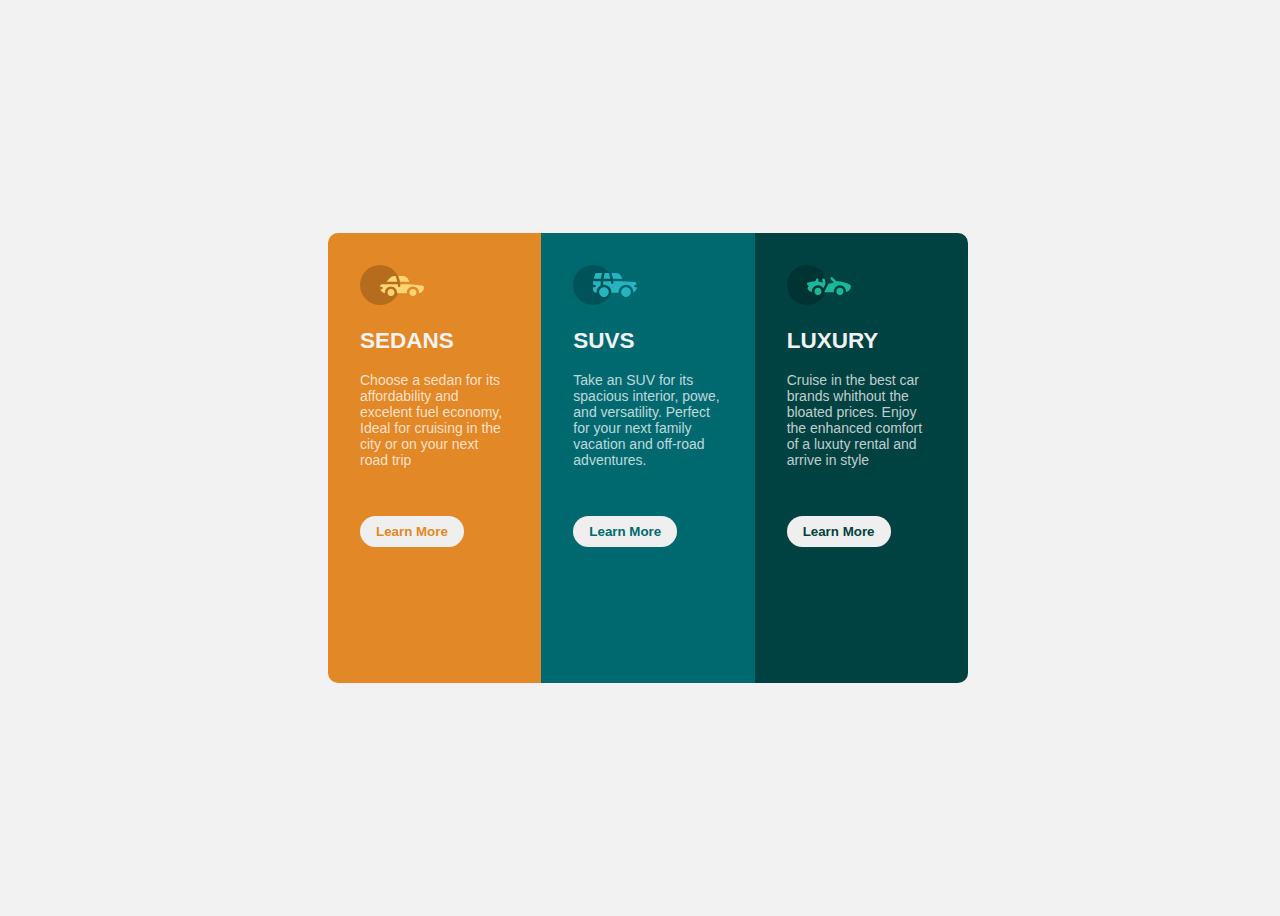
<file: 3-column-preview-card/index.html>
<!DOCTYPE html>
<html lang="en">
<head>
  <meta charset="UTF-8">
  <meta name="viewport" content="width=device-width, initial-scale=1.0">
  <title>Document</title>
  <link rel="stylesheet" href="css/style.css">
</head>
<body>
  <main class="container">
    <section class="left">
      <img src="images/icon-sedans.svg" alt="">
      <h2>SEDANS</h2>
      <p>Choose a sedan for its affordability and excelent fuel economy, Ideal for cruising in the city or on your next road trip</p>
      <button>Learn More</button>
    </section>
    <section class="center">
      <img src="images/icon-suvs.svg" alt="">
      <h2>SUVS</h2>
      <p>Take an SUV for its spacious interior, powe, and versatility. Perfect for your next family vacation and off-road adventures.</p>
      <button>Learn More</button>
    </section>
    <section class="right">
      <img src="images/icon-luxury.svg" alt="">
      <h2>LUXURY</h2>
      <p>Cruise in the best car brands whithout the bloated prices. Enjoy the enhanced comfort of a luxuty rental and arrive in style</p>
      <button>Learn More</button>
    </section>
  </main>
</body>
</html>
</file>
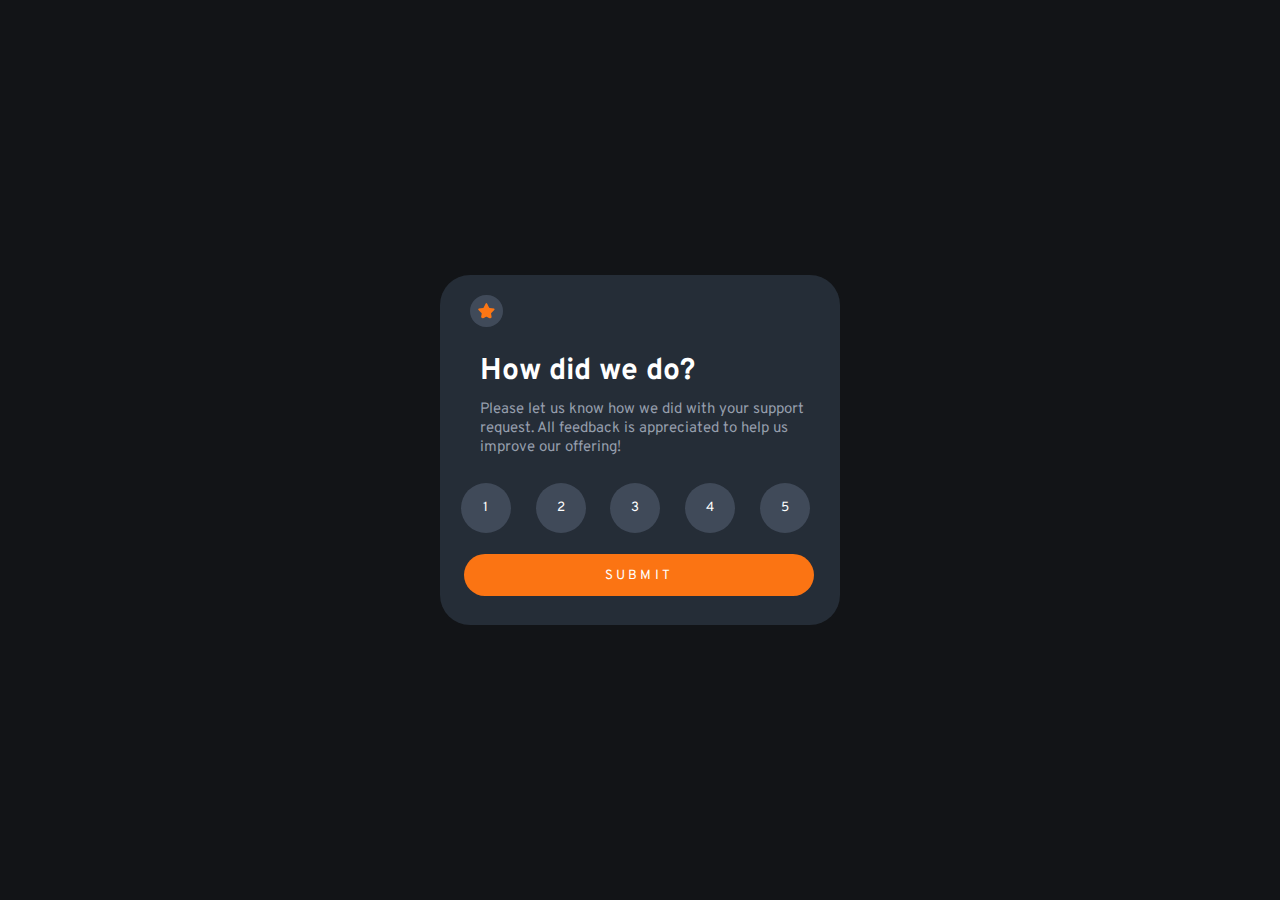
<file: interactive-rating/index.html>
<!DOCTYPE html>
<html lang="es">
  <head>
    <meta charset="UTF-8" />
    <meta name="viewport" content="width=device-width, initial-scale=1.0" />
    <link rel="stylesheet" href="./css/style.css" />
    <title>Interactive rating</title>
  </head>
  <body>
    <div class="container">
      <img src="images/icon-star.svg" alt=" star" id="star-image" />

      <h1>How did we do?</h1>
      <p>
        Please let us know how we did with your support request. All feedback is
        appreciated to help us improve our offering!
      </p>
      <ul>
        <li><button class="btn">1</button></li>
        <li><button class="btn">2</button></li>
        <li><button class="btn">3</button></li>
        <li><button class="btn">4</button></li>
        <li><button class="btn">5</button></li>
      </ul>
      <button class="submit" id="submit">Submit</button>
    </div>
    <div class="endContainer hidden">
      <img src="images/illustration-thank-you.svg" alt=" thank you " id="image"/>

      <h5>You selected <span id="rating"> 5 </span> out of 5</h5>
      <h2>Thank you!</h2>
      <p>
        We appreciate you taking the time to give a rating. If you ever need
        more support, don’t hesitate to get in touch!
      </p>
      <button class="submit" id="rate-again">Rate Again</button>
    </div>

    <script src="js/script.js"></script>
  </body>
</html>
</file>
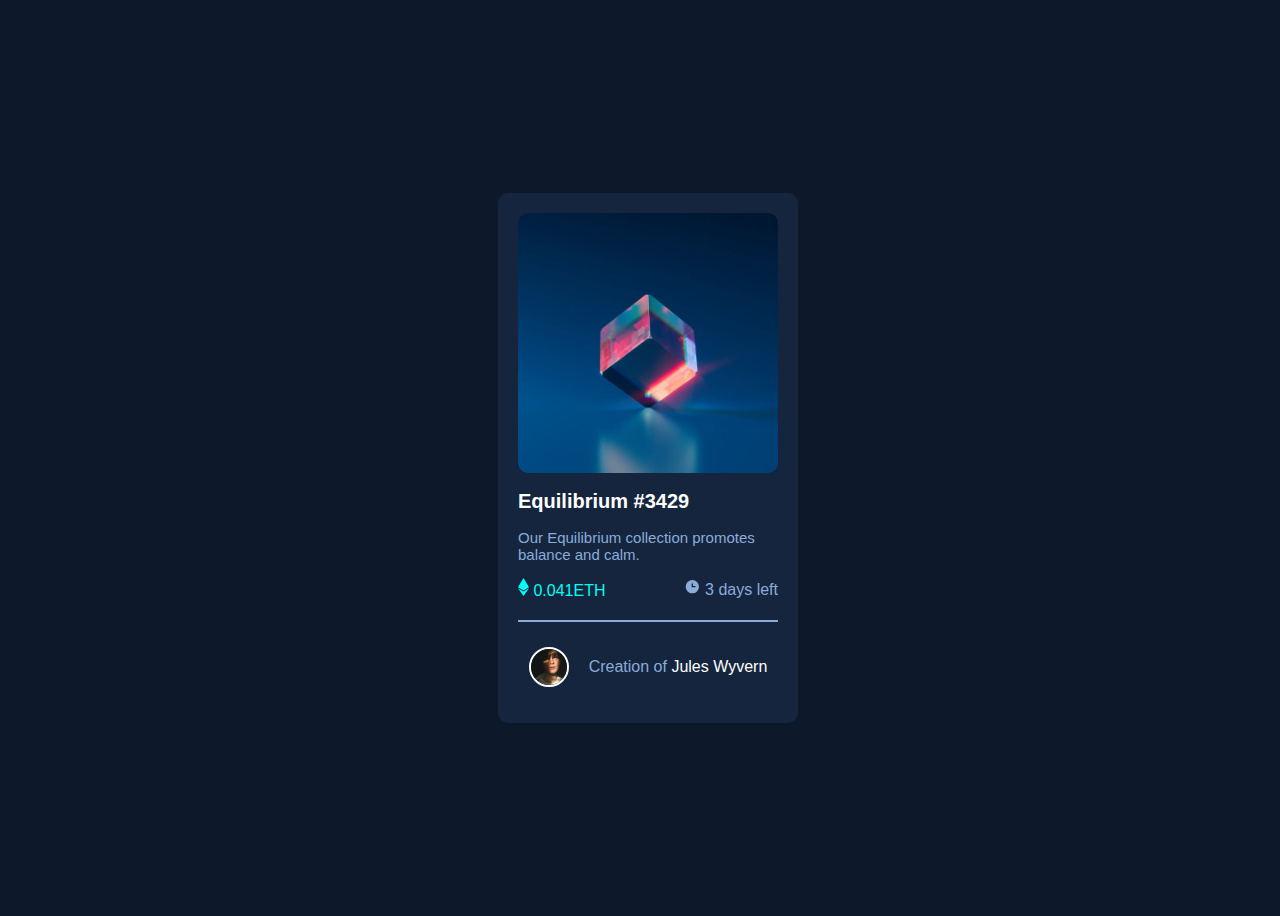
<file: nft-preview-card/index.html>
<!DOCTYPE html>
<html lang="en">
<head>
  <meta charset="UTF-8">
  <meta name="viewport" content="width=device-width, initial-scale=1.0">
  <title>Document</title>
  <link rel="stylesheet" href="css/style.css">
</head>
<body>
  <section class="container">
    <article class="image-container">
      <img src="images/image-equilibrium.jpg" alt="">
      <div class="overlay">
        <div class="color-overlay"></div>
        <div class="icon-overlay">
          <img src="images/icon-view.svg" alt="">
        </div>
      </div>
    </article>
    <article class="container-text">
      <div class="text-principal">
        <h2>Equilibrium #3429</h2>
        <p>Our Equilibrium collection promotes balance and calm.</p>
      </div>
      <div class="container-text-secondary">
        <div class="price">
          <img src="images/icon-ethereum.svg" alt="">
          <span>0.041ETH</span>
        </div>
        <div class="time">
          <img src="images/icon-clock.svg" alt="">
          <span>3 days left</span>
        </div>
      </div>
    </article>
    <div class="line">

    </div>
    <article class="user">
      <img src="images/image-avatar.png" alt="">
      <p>Creation of <span>Jules Wyvern</span></p>
    </article>
  </section>
</body>
</html>
</file>
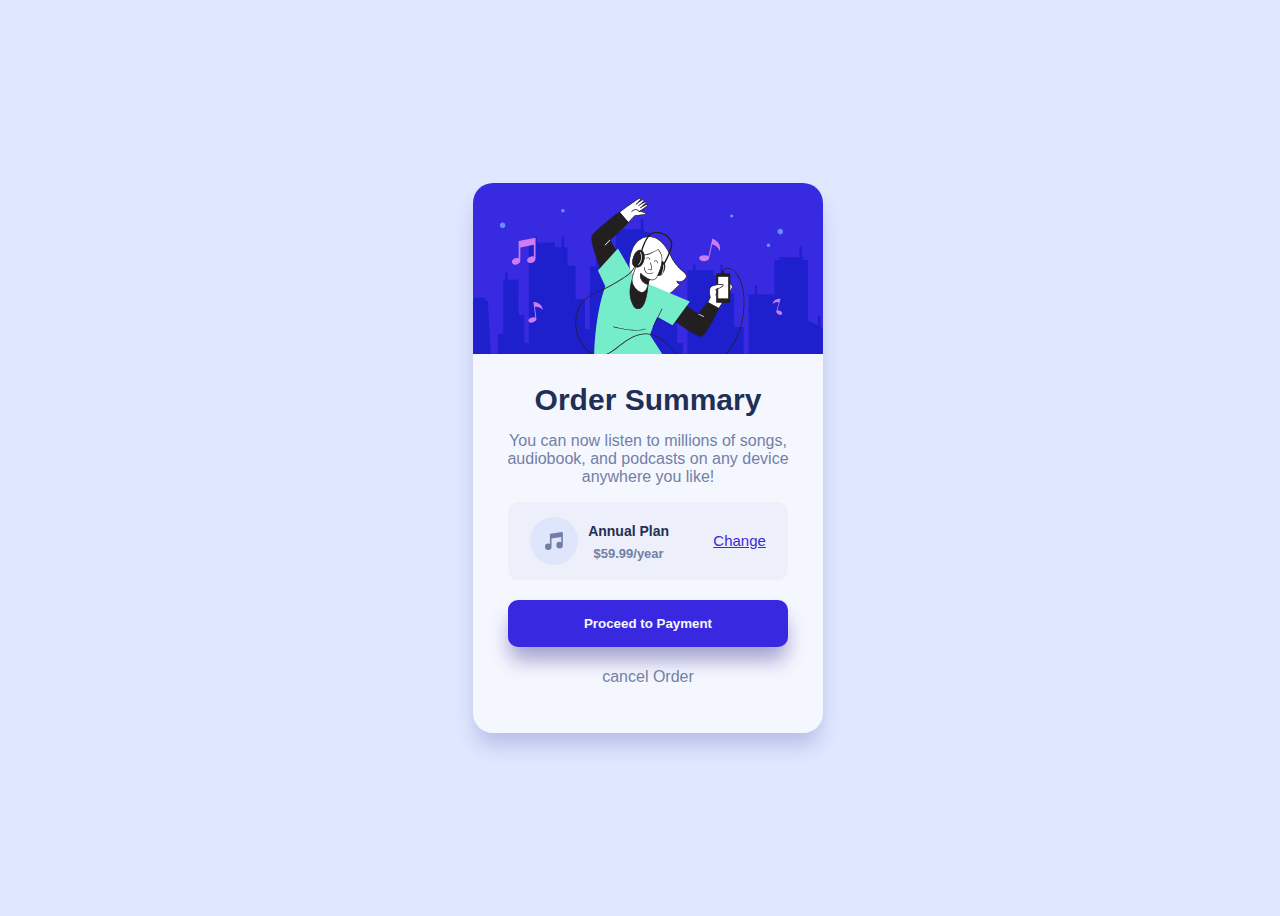
<file: order-summary/index.html>
<!DOCTYPE html>
<html lang="en">
<head>
  <meta charset="UTF-8">
  <meta name="viewport" content="width=device-width, initial-scale=1.0">
  <title>Order summary</title>
  <link rel="stylesheet" href="css/syle.css">
  <link rel="shortcut icon" href="images/favicon-32x32.png" type="image/x-icon">
</head>
<body>
  <section class="container">
    <div class="wave"></div>
  </section>
  <section class="container-section">
    <div class="image">
      <img src="images/illustration-hero.svg" alt="" />
    </div>
    <div class="text-container">
      <div class="text-content">
        <h2>Order Summary</h2>
        <p>You can now listen to millions of songs, audiobook, and podcasts on any device anywhere you like!</p>
      </div>
      <div class="plan">
        <div class="img">
          <img src="images/icon-music.svg" alt="">
          <div class="info">
            <p>Annual Plan</p>
            <strong>$59.99/year</strong>
          </div>
        </div>
        
        <div class="change">
          <a href="#">Change</a>
        </div>
      </div>

      <button class="proceed-payment">Proceed to Payment</button>
      <button class="cancel-order">cancel Order</button>
    </div>
  </section>
</body>
</html>
</file>
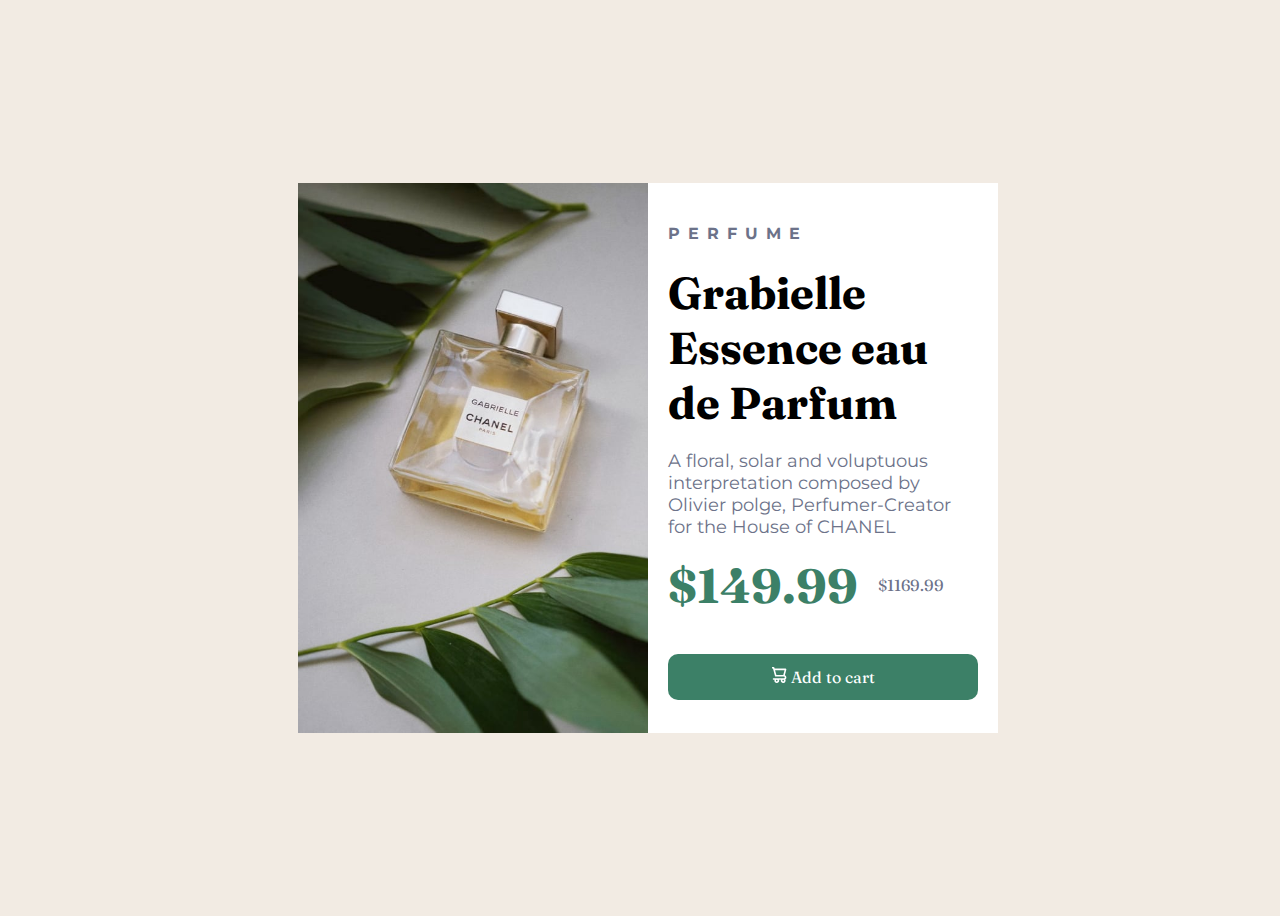
<file: product-preview-card/index.html>
<!DOCTYPE html>
<html lang="en">
<head>
  <meta charset="UTF-8">
  <meta name="viewport" content="width=device-width, initial-scale=1.0">
  <title>Product preview</title>
  <link rel="preconnect" href="https://fonts.googleapis.com">
  <link rel="preconnect" href="https://fonts.gstatic.com" crossorigin>
  <link href="https://fonts.googleapis.com/css2?family=Fraunces:opsz,wght@9..144,700&family=Montserrat:wght@500;700&display=swap" rel="stylesheet">
  <link rel="stylesheet" href="design/css/style.css">

</head>
<body>
  <main class="container">
    <div class="left">
    </div>
    <div class="right">
      <h4>PERFUME</h4>
      <h1>Grabielle Essence eau de Parfum</h1>
      <p>A floral, solar and voluptuous interpretation composed by Olivier polge, Perfumer-Creator for the House of CHANEL</p>
      <div class="price">
        <h2>$149.99</h2>
        <span>$1169.99</span>
      </div>
      
      <button>
        <img src="images/icon-cart.svg" alt="">
        Add to cart
      </button>
      
    </div>
  </main>
</body>
</html>
</file>
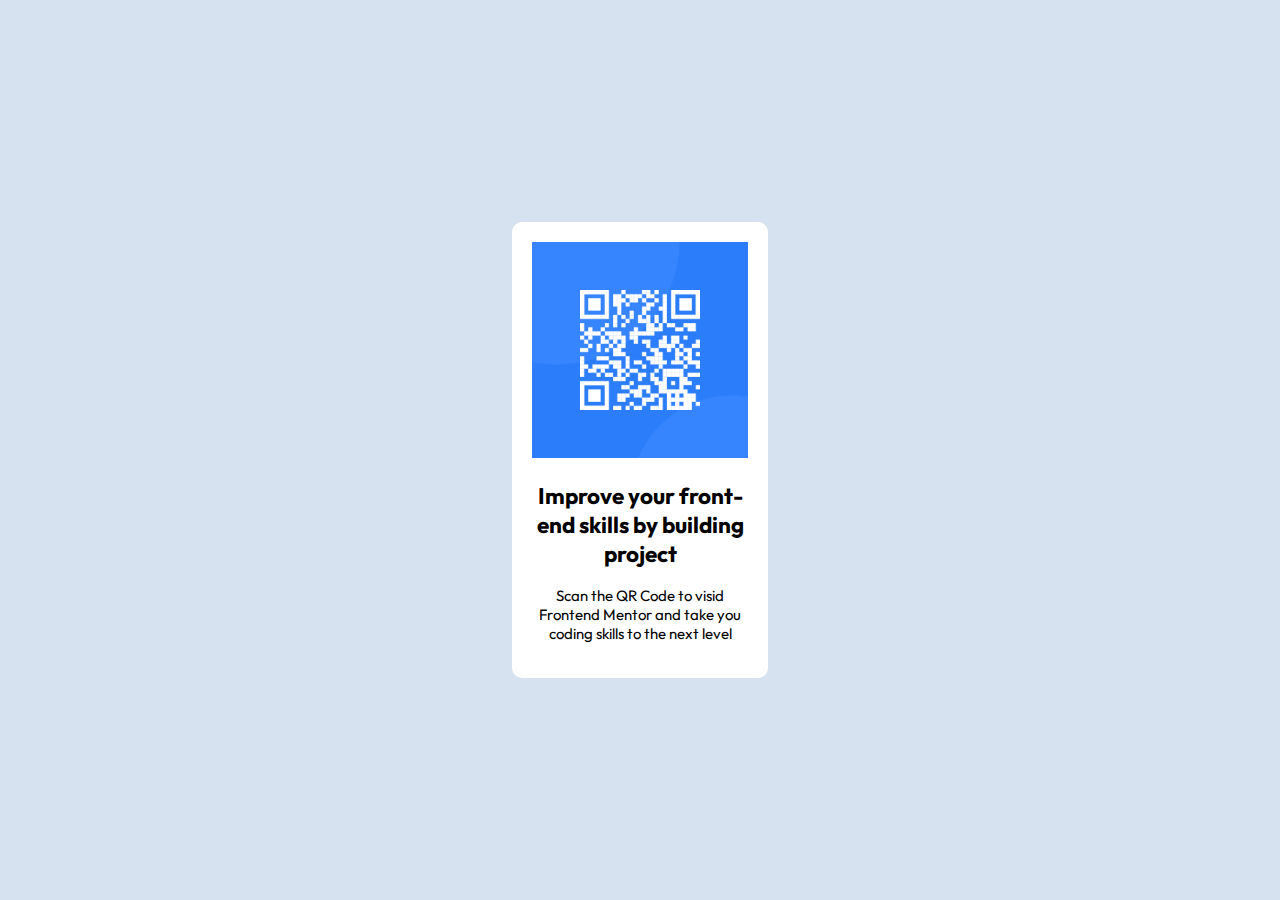
<file: qr-code-component/index.html>
<!DOCTYPE html>
<html lang="en">
<head>
  <meta charset="UTF-8">
  <meta name="viewport" content="width=device-width, initial-scale=1.0">
  <title>Qr code component</title>
  <link rel="preconnect" href="https://fonts.googleapis.com">
  <link rel="preconnect" href="https://fonts.gstatic.com" crossorigin>
  <link href="https://fonts.googleapis.com/css2?family=Outfit:wght@400;700&display=swap" rel="stylesheet">
  <link rel="stylesheet" href="css/style.css">
</head>
<body>
  <main class="container">
    <div class="content">
      <div class="img">
        <img src="images/image-qr-code.png" alt="">
      </div>
      <div class="text">
        <h2>Improve your front-end skills by building project</h3>
        <p>Scan the QR Code to visid Frontend Mentor and take you coding skills to the next level</p>
      </div>
    </div>
  </main>
</body>
</html>
</file>
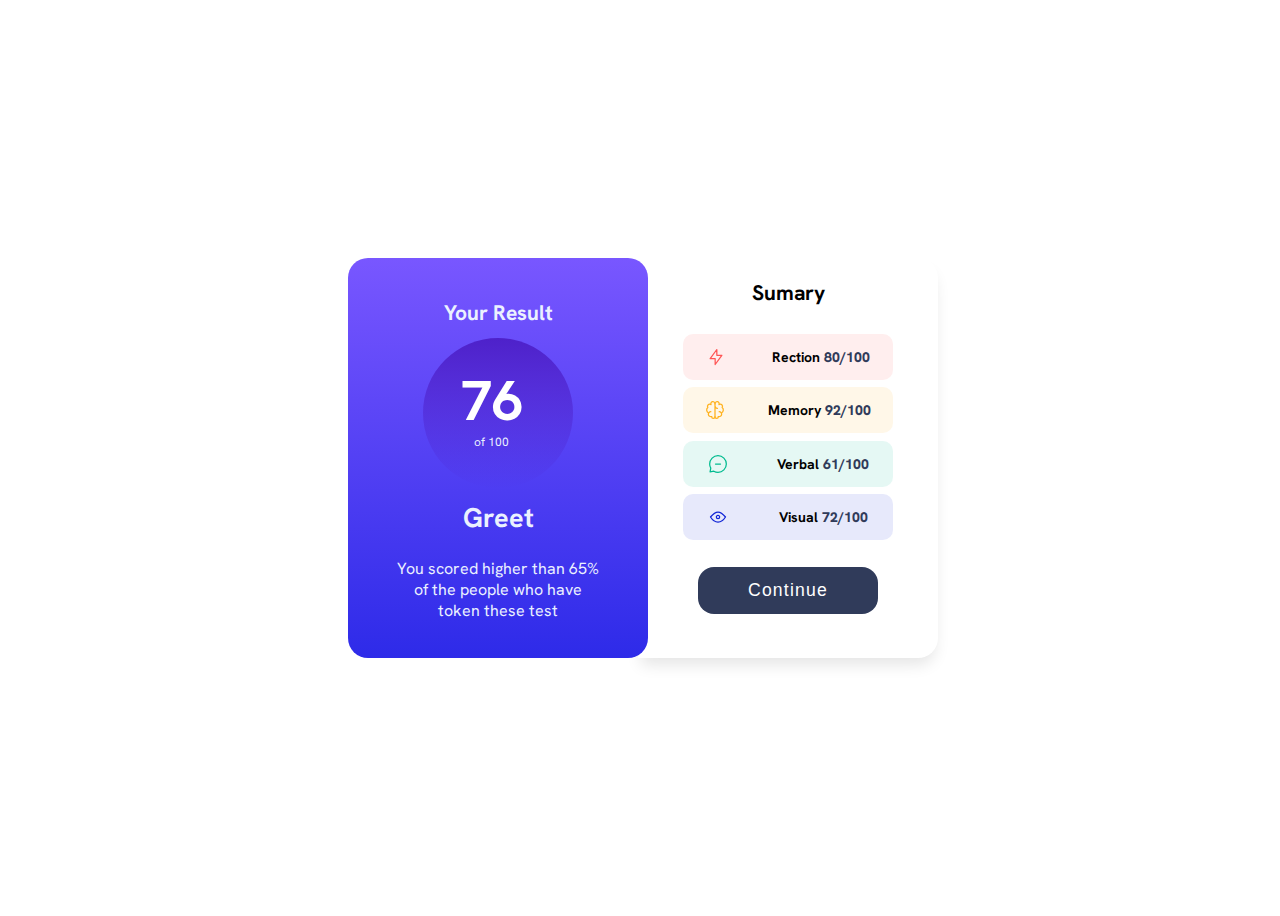
<file: results-summary-component/index.html>
<!DOCTYPE html>
<html lang="en">
<head>
  <meta charset="UTF-8">
  <meta name="viewport" content="width=device-width, initial-scale=1.0">
  <title>Result Summary</title>
  <link rel="preconnect" href="https://fonts.googleapis.com">
  <link rel="preconnect" href="https://fonts.gstatic.com" crossorigin>
  <link href="https://fonts.googleapis.com/css2?family=Hanken+Grotesk:wght@500;700;800&display=swap" rel="stylesheet">
  <link rel="stylesheet" href="assets/css/style.css">
</head>
<body>
  <main class="container">
    <div class="left">
      <h3>Your Result</h3>
      <div class="circle">
        <div class="text">
          <h2>76</h2>
          <p>of 100</p>
        </div>
        
      </div>
      <div class="bottom">
        <h2>Greet</h2>
        <p>You scored higher than 65% of the people who have token these test</p>
      </div>
      
    </div>
    <div class="right">
      <h3>Sumary</h3>
      <div class="tarjetas">
        <div class="content color-red">
          <img src="assets/images/icon-reaction.svg" alt="">
          <div class="text-targetas">
            <p>Rection
            <span>80/100</span></p>
          </div>
        </div>
        <div class="content color-yellow">
          <img src="assets/images/icon-memory.svg" alt="">
          <div class="text-targetas">
            <p>Memory
            <span>92/100</span></p>
          </div>
        </div>

        <div class="content color-green">
          <img src="assets/images/icon-verbal.svg" alt="">
          <div class="text-targetas">
            <p>Verbal
            <span>61/100</span></p>
          </div>
        </div>

        <div class="content color-blue">
          <img src="assets/images/icon-visual.svg" alt="">
          <div class="text-targetas">
            <p>Visual
            <span>72/100</span></p>
          </div>
        </div>
      </div>
      <button>Continue</button>
    </div>
  </main>
</body>
</html>
</file>
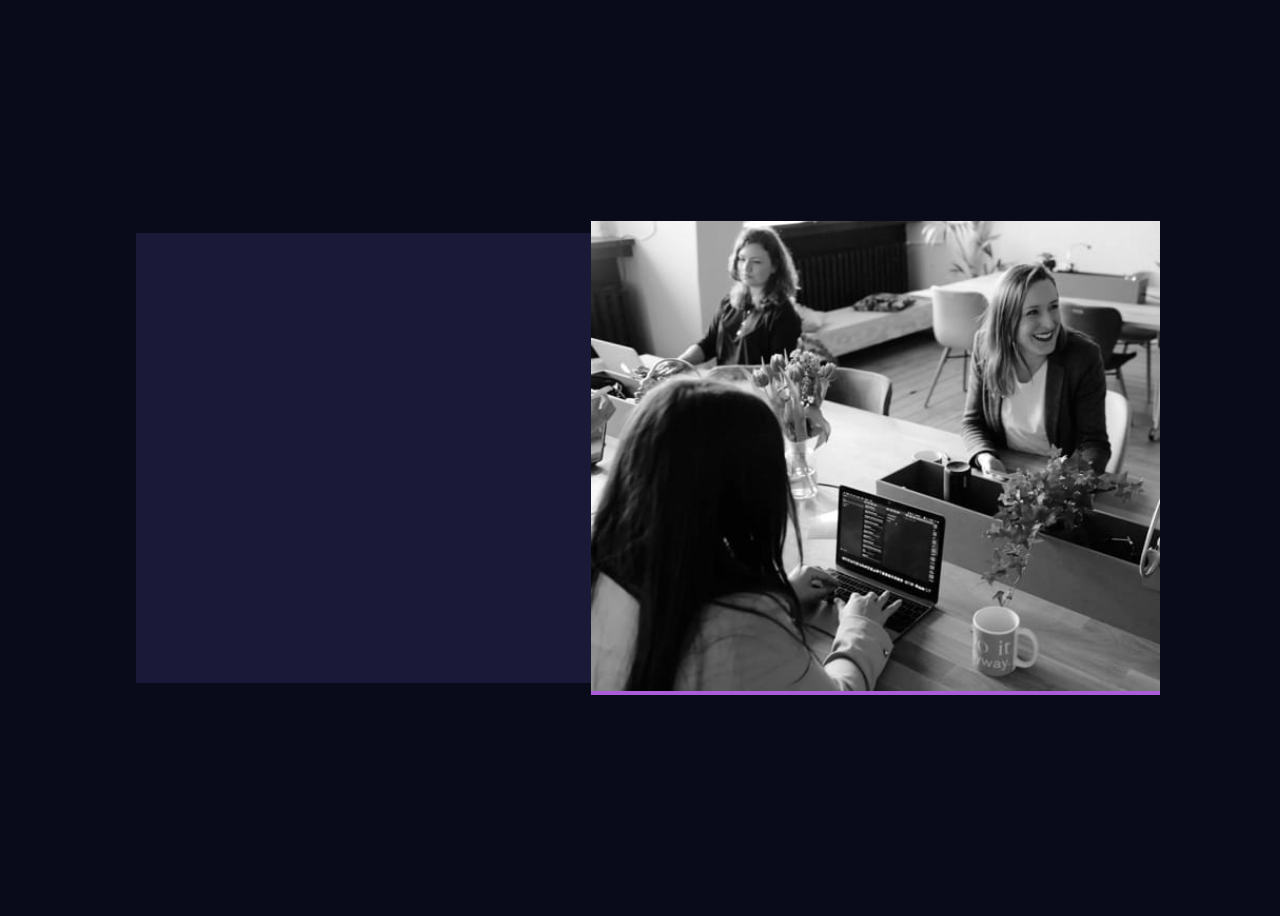
<file: stats-preview-card/index.html>
<!DOCTYPE html>
<html lang="en">
<head>
  <meta charset="UTF-8">
  <meta name="viewport" content="width=device-width, initial-scale=1.0">
  <title>stats-preview-card</title>
  <link rel="stylesheet" href="css/style.css">
</head>
<body>
  <section class="container">
    <div class="text container">

    </div>
    <div class="img-container">
      <img src="images/image-header-desktop.jpg" alt="">
    </div>
  </section>
</body>
</html>
</file>
<file: 3-column-preview-card/css/style.css>
:root{
  --Bright-orange: hsl(31, 77%, 52%);
  --Dark-cyan: hsl(184, 100%, 22%);
  --Very-dark-cyan: hsl(179, 100%, 13%);

  --Transparent-white-paragraphs: hsla(0, 0%, 100%, 0.75);
  --Very-light-gray-background-headings-buttons: hsl(0, 0%, 95%);

}

@import url('https://fonts.googleapis.com/css2?family=Lexend+Deca&display=swap');
@import url('https://fonts.googleapis.com/css2?family=Big+Shoulders+Display:wght@700&display=swap');

html{
  box-sizing: border-box;
}

*,
*::before,
*::after {
  box-sizing: inherit;
}

body{
  background-color: var(--Very-light-gray-background-headings-buttons);
  display: flex;
  justify-content: center;
  align-items: center;
  width: 100%;
  height: 100vh;
  font-size: 15px;
  
}

.container{
  width: 50%;
  height: auto;
  display: flex;
  justify-content: center;
  align-items: center;
  text-align: start;
  color: var(--Very-light-gray-background-headings-buttons);
  
}


.left,
.center,
.right{
  padding: 2rem;
  width: 40%;
  height: 50vh;

  
}
.left{
  
  background-color: var(--Bright-orange);
  border-radius: 10px 0 0 10px ;
}

.center{
  background-color: var(--Dark-cyan);

}

.right{
  background-color: var(--Very-dark-cyan);
  border-radius: 0 10px 10px 0 ;
}

h2{
  font-family: 'Big Shoulders Display', sans-serif;
}

p{
  font-size: 14px;
  color: var(--Transparent-white-paragraphs); 
  width: 100%;
  font-family: 'Lexend Deca', sans-serif;
  height: 100px;
}
button{
  margin-top: 30px;
  border: none;
  padding: 0.5rem 1rem;
  border-radius: 16px;
}

.left button{
  color: var(--Bright-orange);
  font-weight: 600;
}

.center button{
  color: var(--Dark-cyan);
  font-weight: 600;
}

.right button{
  color: var(--Very-dark-cyan);
  font-weight: 600;
}

button:hover{
  cursor: pointer;
  background: none;
  border: 1px solid var(--Very-light-gray-background-headings-buttons);
  color: var(--Very-light-gray-background-headings-buttons);
}

@media only screen and (max-width: 370px) {

  body{
    flex-direction: column;
    justify-content: start;
    width: 100%;
  }
  .container{
    flex-direction: column;
    justify-content: start;
    align-items: start;
    width: 100%;
  }

  .left{
    width: 90%;
    border-radius: 10px 10px  0 0 ;
  }

  .center{
    width: 90%;

  }

  .right{
    width: 90%;
    border-radius: 0 0  10px  10px ;
  }

  p{
    height: auto;
  }
}
</file>
<file: interactive-rating/css/style.css>
@import url("https://fonts.googleapis.com/css2?family=Overpass:wght@400;700&display=swap");

* {
  box-sizing: border-box;
  margin: 0;
  padding: 0;
}
button {
  font-family: inherit;
}

body {
  font-family: "Overpass", sans-serif;
  font-size: 15px;
  background-color: hsl(216, 12%, 8%);
  display: flex;
  justify-content: center;
  align-items: center;
  height: 100vh;
  flex-direction: column;
}

.container,
.endContainer {
  background-color: hsl(213, 19%, 18%);
  border-radius: 30px;
  color: #fff;
  max-width: 400px;
}
#star-image {
  margin: 20px 10px 10px 30px;
  padding: 0.5rem;
  border-radius: 30px;
  background-color: hsl(215, 16%, 30%);
}

.container > h1 {
  margin: 10px 10px 10px 40px;
}
.container > p {
  margin: 10px 10px 10px 40px;
  color: hsl(217, 12%, 63%);
}

.container > ul > li {
  display: inline-block;
  list-style: none;
  margin-left: 1.3rem;
  margin-top: 1rem;
  padding: 0;
}

.submit {
  border-radius: 40px;
  border: none;
  background-color: hsl(25, 97%, 53%);
  color: #fff;
  margin-top: 1.3rem;
  padding: 0.8rem;
  width: 350px;
  text-transform: uppercase;
  letter-spacing: 0.2rem;
  margin-bottom: 1.8rem;
  margin-left: 1.5rem;
  margin-right: 1.5rem;
  cursor: pointer;
}

.btn {
  border-radius: 50%;
  width: 50px;
  height: 50px;
  background-color: hsl(215, 16%, 30%);
  color: #fff;
  border: none;
  cursor: pointer;
}
.endContainer {
  display: inline-block;
  justify-content: center;
  align-items: center;
  text-align: center;
}
.btn:hover {
  background-color: hsl(25, 97%, 53%);
}
.btn:focus {
  background-color: hsl(217, 12%, 63%);
  transition: 0.7s;
}
.submit:hover {
  background-color: #fff;
  color: black;
}

#image {
  margin: 25px 10px 15px 0px;
}

.endContainer > h5 {
  background-color: hsl(215, 16%, 30%);
  border-radius: 40px;
  margin: 10px 110px 20px 110px;
  padding: 5px;
  color: hsl(25, 97%, 53%);
}
.endContainer > p {
  margin: 10px 30px 5px 30px;
  color: hsl(217, 12%, 63%);
}
.hidden {
  display: none;
}

.container .endContainer {
  background-color: hsl(213, 19%, 18%);
}
</file>
<file: nft-preview-card/css/style.css>
:root{
  --Soft-blue: hsl(215, 51%, 70%);
  --Cyan: hsl(178, 100%, 50%);

  --Very-dark-blue-main-BG: hsl(217, 54%, 11%);
  --Very-dark-blue-card-BG: hsl(216, 50%, 16%);
  --Very-dark-blue-line: hsl(215, 32%, 27%);
  --White: hsl(0, 0%, 100%);


} 

@import url(https://fonts.google.com/specimen/Outfit);

html{
  box-sizing: border-box;

}

*,
*::after,
*::before{
  box-sizing: inherit;
}

body{
  font-size: 18px;
  display: flex;
  justify-content: center;
  align-items: center;
  width: 100%;
  height: 100vh;
  background-color: var(--Very-dark-blue-main-BG);
  font-family: 'Outfit', sans-serif;
}

.container{
  width: 300px;
  height: 530px;
  background-color: var(--Very-dark-blue-card-BG);
  border-radius: 10px;
  display: flex;
  flex-direction: column;
  align-content: start;
  justify-content: start;
  padding: 20px;
}

.container .image-container {
  position: relative;
  width: 100%;
  height: auto;
  overflow: hidden;
}

.image-container img {
  width: 100%;
  height: auto;
  display: block;
  border-radius: 10px;
}

.overlay {
  position: absolute;
  top: 0;
  left: 0;
  width: 100%;
  height: 100%;
  opacity: 0;
  transition: opacity 0.3s;
}

.color-overlay {
  background-color: var(--Cyan);
  position: absolute;
  width: 100%;
  height: 100%;
  opacity: .4;
  border-radius: 10px;
  cursor: pointer;
}

.icon-overlay {
  position: absolute;
  top: 50%;
  left: 50%;
  transform: translate(-50%, -50%);
  cursor: pointer;
}

.image-container:hover .overlay {
  opacity: 1;
}



.container-text{
  color: var(--White);
  
}

.text-principal h2{
  font-size: 20px;

}

.text-principal h2:hover{
  color: var(--Cyan);
  cursor: pointer;
  
}
.text-principal p{
  color: var(--Soft-blue);
  font-size: 15px;
}

.container-text-secondary{
  display: flex;
  justify-content: space-between;
  font-size: 16px;

}

.container-text-secondary .price{
  color: var(--Cyan);
}

.container-text-secondary .time{
  color: var(--Soft-blue);
  
}

.line{
  margin-top: 20px;
  border: 1px solid var(--Soft-blue);
}
.user{
  margin-top: 20px;
  display: flex;
  justify-content: center;
  align-items: center;
  gap: 20px;
  font-size: 16px;
  color: var(--Soft-blue);
  
}

.user img{
  width: 40px;
  height: 40px;
  border-radius: 50%;
  border: 2px solid var(--White);
}

.user p span{
  color: var(--White);
  cursor: pointer;
}
.user p span:hover{
  color: var(--Cyan);
  
}

@media only screen and (max-width: 375px) {
  
}
</file>
<file: order-summary/css/syle.css>
:root{
  --Pale-blue: hsl(225, 100%, 94%);
  --Bright-blue: hsl(245, 75%, 52%);


  --Very-pale-blue: hsl(225, 100%, 98%);
  --Desaturated-blue: hsl(224, 23%, 55%);
  --Dark-blue: hsl(223, 47%, 23%);
  --nuevo-color: hsl(234, 48%, 92%, 0.4);
}

@import url('https://fonts.googleapis.com/css2?family=Red+Hat+Display:wght@500;700;900&display=swap');

html{
  box-sizing: border-box;
}

*,
*::after, 
*::before{
  box-sizing: inherit;
}

body{
  font-family: 'Red Hat Display', sans-serif;
  font-size: 16px;
  background-color: var(--Pale-blue);
  width: 100%;
  height: 100vh;
  display: flex;
  justify-content: center;
  align-items: center;
}

.container-section{
  width: 350px;
  height: 550px;
  background-color: var(--Very-pale-blue);
  border-radius: 20px;
  box-shadow: 0px 15px 20px -2px rgba(42,33,133,.2);
}

.image{
  width: 100%;
  height: auto;
}

.image img{
  width: 100%;
  height: auto;
  border-radius: 20px 20px 0 0;
}

.text-container{
  display: flex;
  justify-content: center;
  align-items: center;
  flex-direction: column;
  text-align: center;
  
}

.text-container .text-content{
  width: 100%;
  height: auto;
  margin: 0 auto;

}

.text-container .text-content h2{
  color: var(--Dark-blue);
  font-size: 30px;
  font-weight: 900;
  
}

.text-container .text-content p{
  color: var(--Desaturated-blue);
  font-size: 16px;
  margin-top: -10px;
}

.plan{
  display: flex;
  width: 80%;
  margin: 0 auto;
  display: flex;
  justify-content: space-around;
  align-items: center;
  background-color: var(--nuevo-color);
  border-radius: 10px;
  margin-bottom: 20px;
  padding: 15px 0;
}

.plan .img{
  display: flex;
  justify-content: center;
  align-items: center;
  gap: 10px;
}

.plan .img img{
  width: 50%;
  height: auto;
}

.plan .img .info{
 line-height: .5;
 margin-top: -10px;
 width: 100%;
 text-align: center;
 
}

.plan .img .info p{
  color: var(--Dark-blue);
  font-weight: 900;
  font-size: 14px;
}

.plan .img .info strong{
  font-size: 13px;
  color: var(--Desaturated-blue);

}

.change a{
  color: var(--Bright-blue);
  font-size: 15px;
}

.change a:hover{
  color: var(--Dark-blue);
}


.proceed-payment{
  width: 80%;
  border: none;
  padding: 1rem;
  border-radius: 10px;
  background-color: var(--Bright-blue);
  color: var(--Very-pale-blue);
  font-weight: 900;
  box-shadow: 0px 15px 20px -2px rgba(42,33,133,.4);
}

.proceed-payment:hover{
  cursor: pointer;
  background-color: var(--Dark-blue);
}

.cancel-order{
  border: none;
  background: none;
  margin-top: 20px;
  color: var(--Desaturated-blue);
  font-size: 16px;
}

.cancel-order:hover{
  cursor: pointer;
  color: var(--Dark-blue);
  font-weight: 900;
}


@media only screen and (max-width: 375px) {
  .container-section{
    width: 85%;
  }
}
</file>
<file: product-preview-card/design/css/style.css>
:root{
  /*Primary*/
  --Dark-cyan: hsl(158, 36%, 37%);
  --Cream: hsl(30, 38%, 92%);

  /* Neutral */
  --Very-dark-blue: hsl(212, 21%, 14%);
  --Dark-grayish-blue: hsl(228, 12%, 48%);
  --White: hsl(0, 0%, 100%);

  /*  */
}

html{
  box-sizing: border-box;
}

*,
*::after,
*::before{
  box-sizing: inherit;
}

body{
  width: 100%;
  height: 100vh;  
  display: flex;
  justify-content: center;
  align-items: center;
  background-color: var(--Cream);
  font-size: 14px;
}

.container{
  display: flex;
  justify-content: center;
  align-items: center;
}

.container .left{
  width: 350px;
  height: 550px;
  background-image: url(../../images/image-product-desktop.jpg);
  background-repeat: no-repeat;
  background-size: cover ;
}

.container .right{
  width: 350px;
  height: 550px;
  background-color: var(--White);
  padding: 20px;

}

.right h4{
  color: var(--Dark-grayish-blue);
  letter-spacing: 8px;
  /* font-family: 'Fraunces', serif; */
  font-family: 'Montserrat', sans-serif;
  font-size: 16px;
}

.right h1{
  margin-top: 0;
  font-size: 2.8rem;
  font-family: 'Fraunces', serif;;
}

.right p{
  margin-top: -10px;
  font-family: 'Montserrat', sans-serif;
  font-size: 18px;
  color: var(--Dark-grayish-blue);
}

.right .price{
  display: flex;
  justify-content: start;
  align-items: center;
  gap: 20px;
}
.right .price h2{
  font-size: 3rem;
  margin-top: 0;
  color: var(--Dark-cyan);
  font-family: 'Fraunces', serif;
}

.right .price span{
  font-size: 1rem;
  margin-top: 0;
  color: var(--Dark-grayish-blue);
  font-family: 'Fraunces', serif;
  margin-top: -40px;
}

.right button{
  width: 100%;
  border: none;
  padding: .8rem 1rem;
  background-color: var(--Dark-cyan);
  color: var(--White);
  border-radius: 10px;
  cursor: pointer;
  text-align: center;
  font-family: 'Fraunces', serif;
  margin-left: auto;
  margin-right: auto;
  font-size: 16px;
}

.right button:hover{
  background-color: var(--Very-dark-blue);
}

@media only screen and (max-width: 412px) {

  body{
    width: 70%;
    margin-left: auto;
    margin-right: auto;
    height: 100%;
  }
  .container{
    flex-direction: column;
    margin-top: 20px;
  }

  .left{
    width: 80%;
    border-radius: 20px 20px 0 0;
  }
  .right{
    width: 80%;
    border-radius: 0 0 20px 20px;
  }
}
</file>
<file: qr-code-component/css/style.css>
:root{
  --white: hsl(0, 0%, 100%);
  --Light-gray: hsl(212, 45%, 89%);
  --Grayish-blue: hsl(220, 15%, 55%);
  --Dark-blue: hsl(218, 44%, 22%);
}
 

html{
  box-sizing: border-box;
}

*,
*::after,
*::before {
  box-sizing: inherit;
}

body{
  margin: 0;
  padding: 0;
  font-size: 15px;
  font-family: 'Outfit', sans-serif;
  background-color: var(--Light-gray);
  display: flex;
  align-items: center;
  justify-content: center;
  height: 100vh;
  text-align: center;
}

.container{
  background-color: var(--white);
  padding: 20px;
  width: 20%;
  border-radius: 10px;

 
}

img{
  width: 100%;
  height: auto;
}
</file>
<file: results-summary-component/assets/css/style.css>
:root{
  --Light-red: hsl(0, 100%, 67%, .1);
  --Orangey-yellow: hsl(39, 100%, 56%, .1);
  --Green-teal: hsl(166, 100%, 37%, .1);
  --Cobalt-blue: hsl(234, 85%, 45%, .1);

  --White: hsl(0, 0%, 100%);
  --Pale-blue: hsl(221, 100%, 96%);
  --Light-lavender: hsl(241, 100%, 89%);
  --Dark-gray-blue: hsl(224, 30%, 27%);

  --Light-slate-blue: hsl(252, 100%, 67%); /*background*/
  --Light-royal-blue: hsl(241, 81%, 54%);

  --Violet-blue: hsla(256, 72%, 46%, 1); /*circle*/
  --Persian-blue: hsla(241, 72%, 46%, 0);
}

html{
  box-sizing: border-box;
}

*,
*::after,
*::before {
  box-sizing: inherit;
}

body{
  font-size: 18px;
  background-color: var(--White);
  display: flex;
  justify-content: center;
  align-items: center;
  width: 100%;
  height: 100vh;
  font-family: 'Hanken Grotesk', sans-serif;;

}

.container{
  display: flex;
  justify-content: center;
  align-items: center;
}
.left{
  width: 300px;
  height: 400px;
  background: linear-gradient(var(--Light-slate-blue), var(--Light-royal-blue));
  border-radius: 20px;
  text-align: center;
  position: relative;
  z-index: 10;
}

.left h3{
  color: var(--Pale-blue);
  padding-top: 20px;
}

.left .circle{
  width: 150px;
  height: 150px;
  background: linear-gradient(var(--Violet-blue), var(--Persian-blue));
  border-radius: 50%;
  display: flex;
  flex-direction: row;
  justify-content: center;
  align-items: center;
  position: absolute;
  top: 20%;
  left: 25%;

}

.text{
  position: absolute;
  top: -20px;
  left: 25%;
}
.text h2{
  color: var(--White);
  font-size: 3.5rem;
}

.text p{
  color: var(--Pale-blue);
  font-size: 12px;
  margin-top: -50px;
}

.bottom{
  position: absolute;
  top: 55%;
  left: 15%;
  text-align: center;
  color: var(--Pale-blue);
  width: 70%;

}

.bottom p{
  font-size: 16px;
}


.right{
  width: 300px;
  height: 400px;
  background: var(--White);
  position: relative;
  left: -10px;
  border-radius: 0 20px 20px 0;
  box-shadow: 0px 10px 15px -3px rgba(0,0,0,0.1);
  text-align: center;
}


.right .tarjetas{
  width: 100%;
  display: flex;
  flex-direction: column;
  align-items: center;
  justify-content: space-evenly;
  font-size: 14px;
  text-align: center;
  height: 55% ;
}

.right .tarjetas .content{
  display: flex;
  justify-content: space-around;
  align-content: center;
  flex-direction: row;
  opacity: 1;
  width: 70%;
  border-radius: 10px ;
  font-weight: 700;

}

.color-red{
  /* background-color: rgba(var(--Light-red), 0.7); */
  background-color: var(--Light-red);
}

.color-yellow{
  background-color: var(--Orangey-yellow);
}

.color-green{
  background-color: var(--Green-teal);
}


.color-blue{
  background-color: var(--Cobalt-blue);
}

.content img{
  width: 20px;
}

.text-targetas span{
  color: var(--Dark-gray-blue);
  font-weight: 800;
}

button{
  border: none;
  margin-top: 20px;
  width: 60%;
  height: auto;
  padding: .8rem 1rem;
  border-radius: 16px;
  background-color: var(--Dark-gray-blue);
  color: var(--White);
  font-size: 1.1rem;
  letter-spacing: 1.2px;
  cursor: pointer;

}

button:hover{
  background: linear-gradient(var(--Light-slate-blue), var(--Light-royal-blue));

}

@media (max-width: 375px) {
  body{
    width: 100%;
    height: 100%;
    margin-top: 0;
  }

  .container{
    flex-direction: column;
    width: 100%;
    margin-top: 0px;
  }

  .left{
    margin-top: 0;
    width: 100%;
    border-radius: 0 0 20px 20px;
  }

  .right{
    width: 100%;
    box-shadow: none;
  }

  .right .tarjetas{
    width: 100%;
    height: 70% ;
  }

  .right .tarjetas .content{
    width: 80%;
  
  }

  .right h3{
    text-align: start;
    margin-left: 35px;
    margin-top: 50px;
    margin-bottom: 0;
    color: var(--Dark-gray-blue);
  }
  
}
</file>
<file: stats-preview-card/css/style.css>
:root{

  --Very-dark-blue-main-background: hsl(233, 47%, 7%);
  --Dark-desaturated-blue-card-background: hsl(244, 38%, 16%);
  --Soft-violet-accent-: hsl(277, 64%, 61%);


  --White-main-heading: hsl(0, 0%, 100%);
  --Slightly-transparent-white-main-paragraph: hsla(0, 0%, 100%, 0.75); 
  --Slightly-transparent-white-stat-headings: hsla(0, 0%, 100%, 0.6);

}

html{
  box-sizing: border-box;
}

*,
*::after,
*::before{
  box-sizing: inherit;
}

body{
  font-size: 15px;
  background-color: var(--Very-dark-blue-main-background);
  display: flex;
  justify-content: center;
  align-items: center;
  width: 100%;
  height: 100vh;
}

.container{
  width: 80%;
  height: 50vh;
  background-color: var(--Dark-desaturated-blue-card-background);
  display: flex;
  justify-content: center;
  align-items: center;
}


.img-container{
  width: 100%;
  height: auto;
  background-color: var(--Soft-violet-accent-);
  z-index: 99999;

}
img{
  width: 100%;
  height: auto;
  background-size: cover;
  background-position: center;
  background-repeat: no-repeat;
  z-index: 0;

}

/*
- Family: [Inter](https://fonts.google.com/specimen/Inter)
- Weights: 400, 700

- Family: [Lexend Deca](https://fonts.google.com/specimen/Lexend+Deca)
- Weights: 400

*/
</file>
